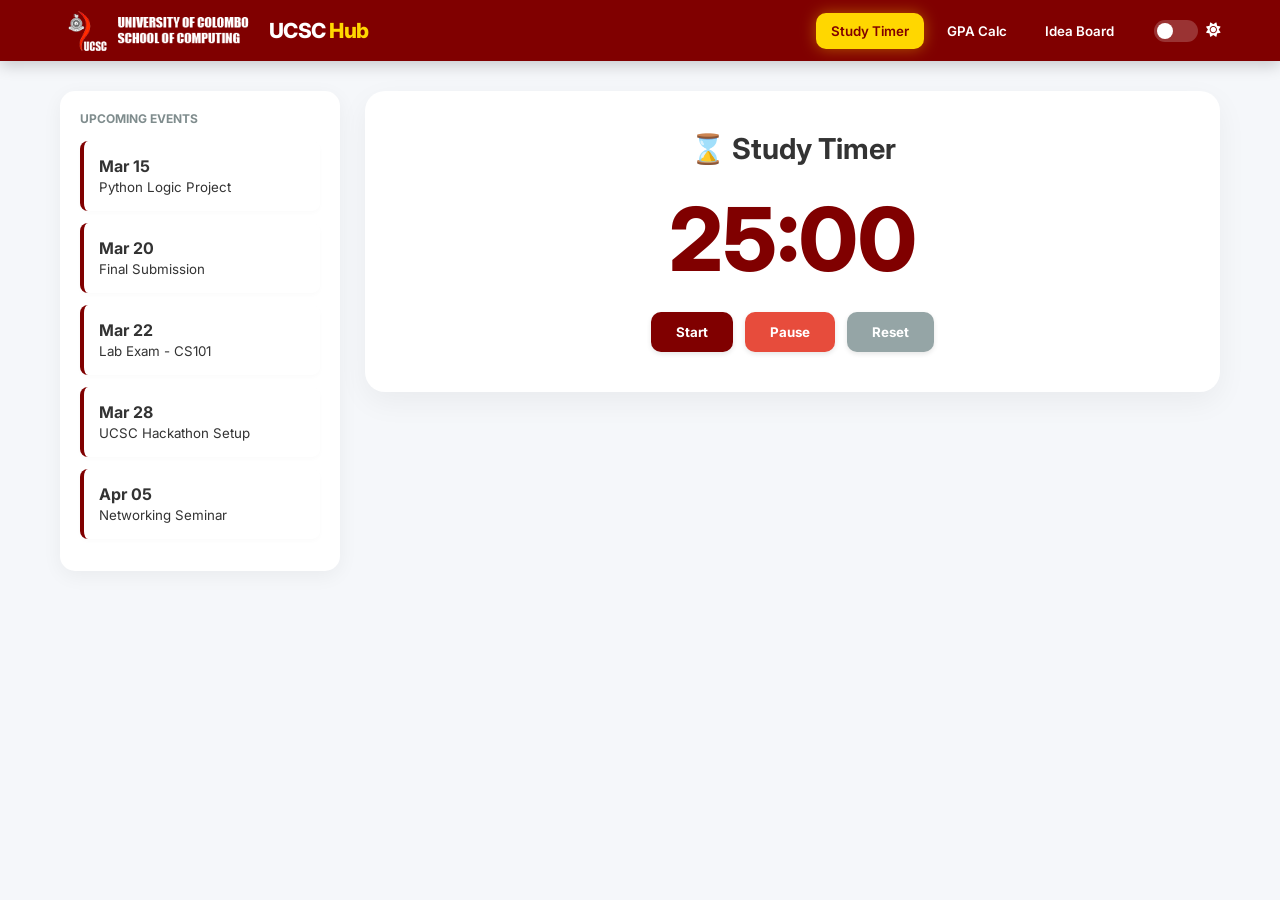
<file: index.html>
<!DOCTYPE html>
<html lang="en">
<head>
    <meta charset="UTF-8">
    <meta name="viewport" content="width=device-width, initial-scale=1.0">
    <title>UCSC Student Toolkit</title>
    <link rel="stylesheet" href="https://cdnjs.cloudflare.com/ajax/libs/font-awesome/6.4.0/css/all.min.css">
    <link href="https://fonts.googleapis.com/css2?family=Inter:wght@400;600;800&display=swap" rel="stylesheet">
    
    <style>
        :root {
            --primary-maroon: #800000;
            --accent-gold: #FFD700;
            --gold-glow: rgba(255, 215, 0, 0.4);
            --bg-gray: #F5F7FA;
            --card-white: #FFFFFF;
            --text-main: #333333;
            --text-muted: #7f8c8d;
            --border: #dfe6e9;
            --nav-hover: rgba(255, 255, 255, 0.1);
        }

        body.dark-mode {
            --bg-gray: #121212;
            --card-white: #1e1e1e;
            --text-main: #e0e0e0;
            --text-muted: #b0b0b0;
            --border: #333333;
            --gold-glow: rgba(255, 215, 0, 0.15);
            --nav-hover: rgba(255, 255, 255, 0.05);
        }

        * { margin: 0; padding: 0; box-sizing: border-box; font-family: 'Inter', sans-serif; transition: all 0.3s cubic-bezier(0.25, 0.8, 0.25, 1); }
        
        body { background-color: var(--bg-gray); color: var(--text-main); min-height: 100vh; }

        /* --- NAVIGATION --- */
        .top-nav {
            background-color: var(--primary-maroon);
            color: white;
            padding: 8px 0;
            position: sticky; top: 0; z-index: 1000;
            box-shadow: 0 4px 15px rgba(0,0,0,0.2);
        }

        .nav-container {
            max-width: 1200px; margin: 0 auto;
            display: flex; justify-content: space-between; align-items: center; padding: 0 20px;
        }

        .brand-box { display: flex; align-items: center; gap: 12px; }
        .ucsc-logo { height: 45px; width: auto; object-fit: contain; }
        .brand-text { font-weight: 800; font-size: 1.3rem; letter-spacing: -0.5px; }
        .brand-text span { color: var(--accent-gold); }

        .nav-right { display: flex; align-items: center; gap: 15px; }
        .nav-buttons { display: flex; gap: 8px; }

        .nav-btn {
            background: transparent; border: none; color: white;
            padding: 10px 15px; border-radius: 10px; font-weight: 600; cursor: pointer;
        }

        .nav-btn:hover { background: var(--nav-hover); transform: translateY(-2px); border-bottom: 3px solid var(--accent-gold); }
        .nav-btn.active { background: var(--accent-gold); color: var(--primary-maroon); box-shadow: 0 0 15px var(--gold-glow); }

        /* --- LAYOUT --- */
        .main-layout {
            display: grid; grid-template-columns: 280px 1fr;
            max-width: 1200px; margin: 30px auto; gap: 25px; padding: 0 20px;
        }

        @media (max-width: 900px) {
            .main-layout { grid-template-columns: 1fr; }
            .nav-container { flex-direction: column; padding: 15px; }
        }

        .sidebar { background: var(--card-white); padding: 20px; border-radius: 15px; box-shadow: 0 5px 20px rgba(0,0,0,0.05); height: fit-content; }
        
        .hover-card {
            padding: 15px; margin-bottom: 12px; background: var(--card-white);
            border-left: 4px solid var(--primary-maroon); border-radius: 8px; cursor: pointer;
            box-shadow: 0 2px 5px rgba(0,0,0,0.02);
            word-wrap: break-word;
            display: flex; justify-content: space-between; align-items: flex-start;
        }

        .hover-card:hover { transform: scale(1.04); box-shadow: 0 0 18px var(--gold-glow); border-left-color: var(--accent-gold); }

        .btn-delete {
            background: none; border: none; color: var(--text-muted);
            cursor: pointer; padding: 5px; transition: all 0.3s ease;
        }

        .btn-delete:hover { color: #e74c3c; transform: scale(1.3); filter: drop-shadow(0 0 5px var(--gold-glow)); }

        .card-container { background: var(--card-white); border-radius: 20px; padding: 40px; box-shadow: 0 10px 30px rgba(0,0,0,0.05); text-align: center; }
        .tool-section { display: none; }
        .tool-section.active { display: block; animation: slideUp 0.4s ease; }
        @keyframes slideUp { from { opacity: 0; transform: translateY(10px); } to { opacity: 1; transform: translateY(0); } }

        .big-display { font-size: 5.5rem; font-weight: 800; color: var(--primary-maroon); margin: 20px 0; }
        body.dark-mode .big-display { color: var(--accent-gold); }

        .btn-action { 
            padding: 12px 25px; border: none; border-radius: 10px; 
            font-weight: 700; cursor: pointer; color: white;
            box-shadow: 0 2px 5px rgba(0,0,0,0.1);
        }

        .btn-action:hover { transform: scale(1.08); box-shadow: 0 5px 15px var(--gold-glow); }
        .btn-maroon { background: var(--primary-maroon); }
        .btn-green { background: #27ae60; }
        .btn-red { background: #e74c3c; }

        input { padding: 12px; border: 1px solid var(--border); border-radius: 10px; background: var(--card-white); color: var(--text-main); }

        .theme-switch { position: relative; display: inline-block; width: 44px; height: 22px; margin-left: 10px; }
        .theme-switch input { opacity: 0; width: 0; height: 0; }
        .slider { position: absolute; cursor: pointer; top: 0; left: 0; right: 0; bottom: 0; background: rgba(255,255,255,0.2); border-radius: 34px; }
        .slider:before { position: absolute; content: ""; height: 16px; width: 16px; left: 3px; bottom: 3px; background: white; border-radius: 50%; }
        input:checked + .slider { background: var(--accent-gold); }
        input:checked + .slider:before { transform: translateX(22px); background: var(--primary-maroon); }
    </style>
</head>
<body>

    <nav class="top-nav">
        <div class="nav-container">
            <div class="brand-box">
                <img src="ucsc-logo.png" alt="UCSC Logo" class="ucsc-logo">
                <div class="brand-text">UCSC <span>Hub</span></div>
            </div>
            <div class="nav-right">
                <div class="nav-buttons">
                    <button class="nav-btn active" onclick="showSection('timer', this)">Study Timer</button>
                    <button class="nav-btn" onclick="showSection('gpa', this)">GPA Calc</button>
                    <button class="nav-btn" onclick="showSection('board', this)">Idea Board</button>
                </div>
                <div style="display: flex; align-items: center; gap: 8px;">
                    <label class="theme-switch"><input type="checkbox" id="darkModeToggle"><span class="slider"></span></label>
                    <i id="themeIcon" class="fa-solid fa-sun" style="color: white; font-size: 0.9rem;"></i>
                </div>
            </div>
        </div>
    </nav>

    <div class="main-layout">
        <aside class="sidebar">
            <h4 style="font-size: 0.75rem; color: var(--text-muted); margin-bottom: 15px; text-transform: uppercase;">Upcoming Events</h4>
            <div class="hover-card"><div><strong>Mar 15</strong><br><small>Python Logic Project</small></div></div>
            <div class="hover-card"><div><strong>Mar 20</strong><br><small>Final Submission</small></div></div>
            <div class="hover-card"><div><strong>Mar 22</strong><br><small>Lab Exam - CS101</small></div></div>
            <div class="hover-card"><div><strong>Mar 28</strong><br><small>UCSC Hackathon Setup</small></div></div>
            <div class="hover-card"><div><strong>Apr 05</strong><br><small>Networking Seminar</small></div></div>
        </aside>

        <main>
            <section id="timer" class="tool-section active">
                <div class="card-container">
                    <h2 style="font-size: 1.8rem;">⌛ Study Timer</h2>
                    <div class="big-display" id="timerDisplay">25:00</div>
                    <div style="display:flex; justify-content:center; gap:12px;">
                        <button class="btn-action btn-maroon" onclick="startTimer()">Start</button>
                        <button class="btn-action btn-red" onclick="pauseTimer()">Pause</button>
                        <button class="btn-action" style="background:#95a5a6" onclick="resetTimer()">Reset</button>
                    </div>
                </div>
            </section>

            <section id="gpa" class="tool-section">
                <div class="card-container">
                    <h2 style="margin-bottom:20px;">🎓 GPA Calculator</h2>
                    <div id="gpaRows">
                        <div style="display:flex; gap:10px; margin-bottom:15px;">
                            <input type="text" placeholder="Subject" style="flex:1;">
                            <input type="number" class="grade-input" placeholder="G" style="width:80px;">
                            <input type="number" class="credit-input" placeholder="C" style="width:80px;">
                        </div>
                    </div>
                    <div style="display:flex; justify-content:center; gap:15px;">
                        <button class="btn-action btn-green" onclick="addGpaRow()">+ Row</button>
                        <button class="btn-action btn-maroon" onclick="calculateGPA()">Calculate</button>
                    </div>
                    <div class="big-display" id="gpaResult" style="font-size:3.5rem;">0.00</div>
                </div>
            </section>

            <section id="board" class="tool-section">
                <div class="card-container">
                    <h2 style="margin-bottom:20px;">💡 Project Idea Board</h2>
                    <div style="display:flex; gap:10px; margin-bottom:15px;">
                        <input type="text" id="boardUser" placeholder="Your Name" style="width:150px;">
                        <input type="text" id="boardIdea" placeholder="Enter idea..." style="flex:1;">
                        <button class="btn-action btn-maroon" onclick="addIdea()">Add Idea</button>
                    </div>
                    <div id="ideaContainer" style="text-align: left;"></div>
                </div>
            </section>
        </main>
    </div>

    <script>
        // --- SMART DATA LOGIC ---
        const defaultIdeas = [
            { user: "ADMIN", text: "AI-Powered Resume Parser for Students" },
            { user: "ADMIN", text: "Campus Food Delivery Web App" },
            { user: "ADMIN", text: "Peer-to-Peer Textbook Exchange" },
            { user: "KAVINDU", text: "IoT Based Smart Attendance" },
            { user: "AMANTHA", text: "Student Budget Tracker (LKR)" }
        ];

        let ideas = [];
        
        // This function automatically restores defaults if the board is empty
        function initializeData() {
            const stored = localStorage.getItem('ucsc_ideas');
            const parsed = stored ? JSON.parse(stored) : [];
            
            if (parsed.length === 0) {
                ideas = [...defaultIdeas];
                localStorage.setItem('ucsc_ideas', JSON.stringify(ideas));
            } else {
                ideas = parsed;
            }
            renderIdeas();
        }

        window.onload = () => {
            initializeData();
            if(localStorage.getItem('theme') === 'dark') {
                document.body.classList.add('dark-mode');
                document.getElementById('darkModeToggle').checked = true;
            }
        };

        function addIdea() {
            const user = document.getElementById('boardUser').value.trim() || "Anonymous";
            let ideaText = document.getElementById('boardIdea').value.trim();
            if(!ideaText) return;
            if(ideas.some(i => i.text.toLowerCase() === ideaText.toLowerCase())) { alert("Idea already exists!"); return; }

            ideas.unshift({ user: user, text: ideaText });
            localStorage.setItem('ucsc_ideas', JSON.stringify(ideas));
            renderIdeas();
            document.getElementById('boardIdea').value = '';
        }

        function deleteIdea(index) {
            ideas.splice(index, 1);
            localStorage.setItem('ucsc_ideas', JSON.stringify(ideas));
            // If the user deletes everything, restore defaults on next reload/refresh
            renderIdeas();
        }

        function renderIdeas() {
            const container = document.getElementById('ideaContainer');
            container.innerHTML = '';
            ideas.forEach((item, index) => {
                const card = document.createElement('div'); card.className = 'hover-card';
                const contentDiv = document.createElement('div');
                const strong = document.createElement('strong'); strong.textContent = item.text;
                const br = document.createElement('br');
                const small = document.createElement('small');
                small.textContent = `BY ${item.user.toUpperCase()}`;
                small.style.color = "var(--text-muted)"; small.style.fontSize = "0.7rem";
                
                contentDiv.appendChild(strong); contentDiv.appendChild(br); contentDiv.appendChild(small);
                
                const delBtn = document.createElement('button');
                delBtn.className = 'btn-delete';
                delBtn.innerHTML = '<i class="fa-solid fa-trash-can"></i>';
                delBtn.onclick = (e) => { e.stopPropagation(); deleteIdea(index); };
                
                card.appendChild(contentDiv); card.appendChild(delBtn);
                container.appendChild(card);
            });
        }

        function showSection(id, btn) {
            document.querySelectorAll('.tool-section').forEach(s => s.classList.remove('active'));
            document.querySelectorAll('.nav-btn').forEach(b => b.classList.remove('active'));
            document.getElementById(id).classList.add('active');
            btn.classList.add('active');
        }

        document.getElementById('darkModeToggle').addEventListener('change', (e) => {
            document.body.classList.toggle('dark-mode');
            localStorage.setItem('theme', e.target.checked ? 'dark' : 'light');
        });

        let timeLeft = 1500; let timerInt = null;
        function updateTimerUI() { const m = Math.floor(timeLeft/60); const s = timeLeft%60; document.getElementById('timerDisplay').innerText = `${m}:${s<10?'0':''}${s}`; }
        function startTimer() { if(!timerInt) timerInt = setInterval(() => { if(timeLeft <= 0) { clearInterval(timerInt); resetTimer(); } else { timeLeft--; updateTimerUI(); } }, 1000); }
        function pauseTimer() { clearInterval(timerInt); timerInt = null; }
        function resetTimer() { pauseTimer(); timeLeft = 1500; updateTimerUI(); }

        function addGpaRow() {
            const row = document.createElement('div'); row.style = "display:flex; gap:10px; margin-bottom:15px;";
            row.innerHTML = `<input type="text" placeholder="Subject" style="flex:1;"> <input type="number" class="grade-input" placeholder="G" style="width:80px;"> <input type="number" class="credit-input" placeholder="C" style="width:80px;">`;
            document.getElementById('gpaRows').appendChild(row);
        }
        function calculateGPA() {
            const grades = document.querySelectorAll('.grade-input'), credits = document.querySelectorAll('.credit-input');
            let totalPts = 0, totalCr = 0;
            grades.forEach((g, i) => { const gv = parseFloat(g.value), cv = parseFloat(credits[i].value); if(!isNaN(gv) && !isNaN(cv)) { totalPts += (gv * cv); totalCr += cv; } });
            document.getElementById('gpaResult').innerText = totalCr > 0 ? (totalPts/totalCr).toFixed(2) : "0.00";
        }
    </script>
</body>
</html>
</file>
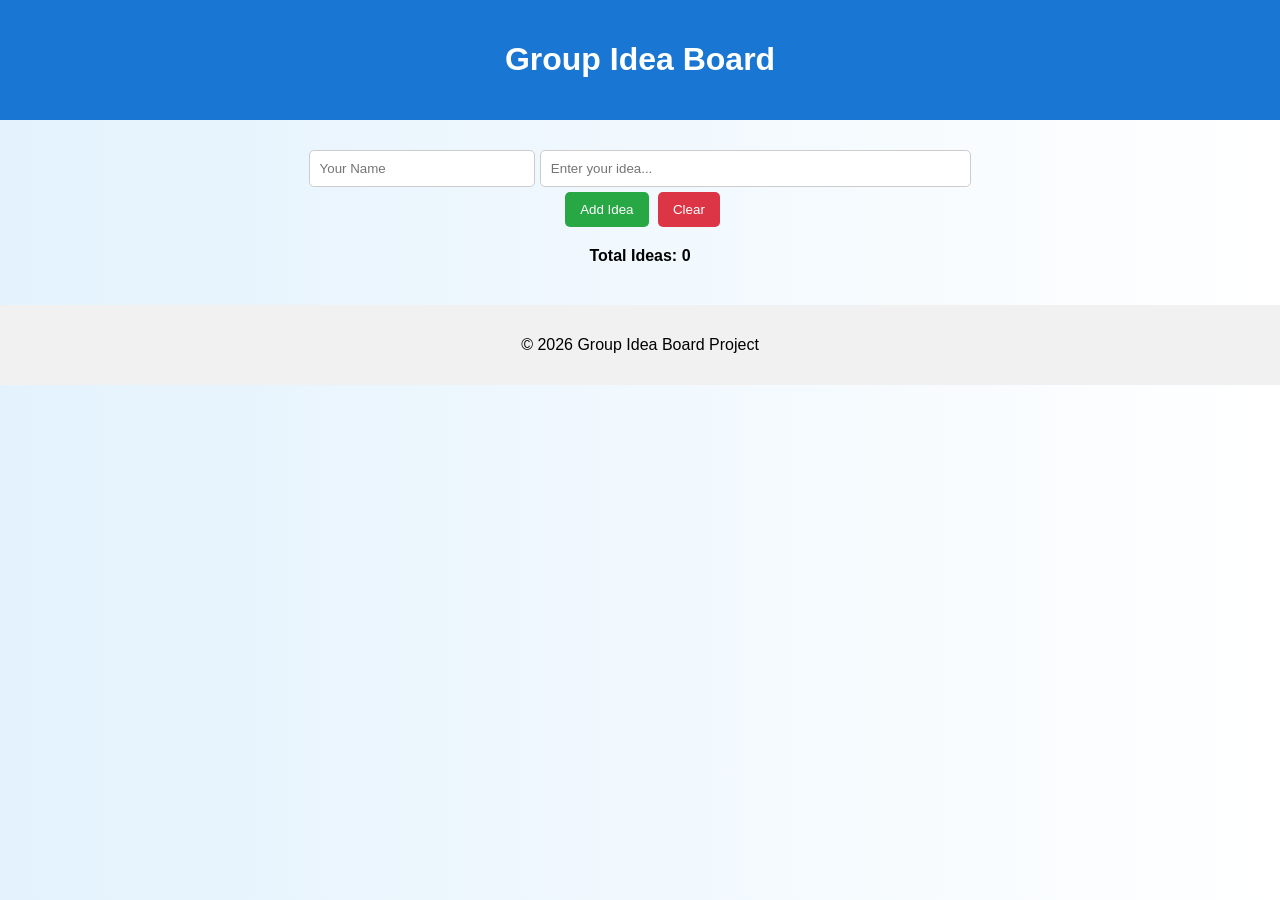
<file: code.html>
<!DOCTYPE html>
<html lang="en">
<head>
<meta charset="UTF-8">
<meta name="viewport" content="width=device-width, initial-scale=1.0">
<title>Group Idea Board</title>

<style>
body{
    font-family: Arial, sans-serif;
    margin:0;
    background: linear-gradient(to right,#e3f2fd,#ffffff);
}

/* Header */
header{
    background:#1976d2;
    color:white;
    text-align:center;
    padding:20px;
}

/* Main container */
.container{
    width:80%;
    margin:auto;
    margin-top:30px;
    text-align:center;
}

/* Input section */
.input-area{
    margin-bottom:20px;
}

input{
    padding:10px;
    width:40%;
    border:1px solid #ccc;
    border-radius:5px;
    margin-bottom:5px;
}

input.name-input{
    width:20%;
}

/* Buttons */
button{
    padding:10px 15px;
    border:none;
    border-radius:5px;
    margin-left:5px;
    cursor:pointer;
}

.add-btn{
    background:#28a745;
    color:white;
}

.clear-btn{
    background:#dc3545;
    color:white;
}

button:hover{
    opacity:0.85;
}

/* Idea list */
.idea-list{
    list-style:none;
    padding:0;
}

.idea-list li{
    background:white;
    padding:12px;
    margin:10px 0;
    border-radius:6px;
    box-shadow:0 2px 5px rgba(0,0,0,0.1);
}

/* Counter */
.counter{
    margin-top:15px;
    font-weight:bold;
}

/* Footer */
footer{
    margin-top:40px;
    background:#f1f1f1;
    text-align:center;
    padding:15px;
}
</style>
</head>

<body>

<header>
<h1>Group Idea Board</h1>
</header>

<div class="container">

<div class="input-area">
<input type="text" id="personInput" class="name-input" placeholder="Your Name">
<input type="text" id="ideaInput" placeholder="Enter your idea...">
<br>
<button class="add-btn" onclick="addIdea()">Add Idea</button>
<button class="clear-btn" onclick="clearInput()">Clear</button>
</div>

<ul class="idea-list" id="ideaList"></ul>

<div class="counter">
Total Ideas: <span id="ideaCount">0</span>
</div>

</div>

<footer>
<p>© 2026 Group Idea Board Project</p>
</footer>

<script>
let count = 0;

function addIdea(){
    let ideaInput = document.getElementById("ideaInput");
    let personInput = document.getElementById("personInput");
    
    let ideaText = ideaInput.value.trim();
    let personName = personInput.value.trim();

    if(ideaText === ""){
        alert("Please enter an idea");
        return;
    }

    if(personName === ""){
        alert("Please enter your name");
        return;
    }

    let li = document.createElement("li");
    li.textContent = ideaText + " – suggested by " + personName;

    document.getElementById("ideaList").appendChild(li);

    count++;
    document.getElementById("ideaCount").textContent = count;

    ideaInput.value = "";
    personInput.value = "";
}

function clearInput(){
    document.getElementById("ideaInput").value = "";
    document.getElementById("personInput").value = "";
}
</script>

</body>
</html>
</file>
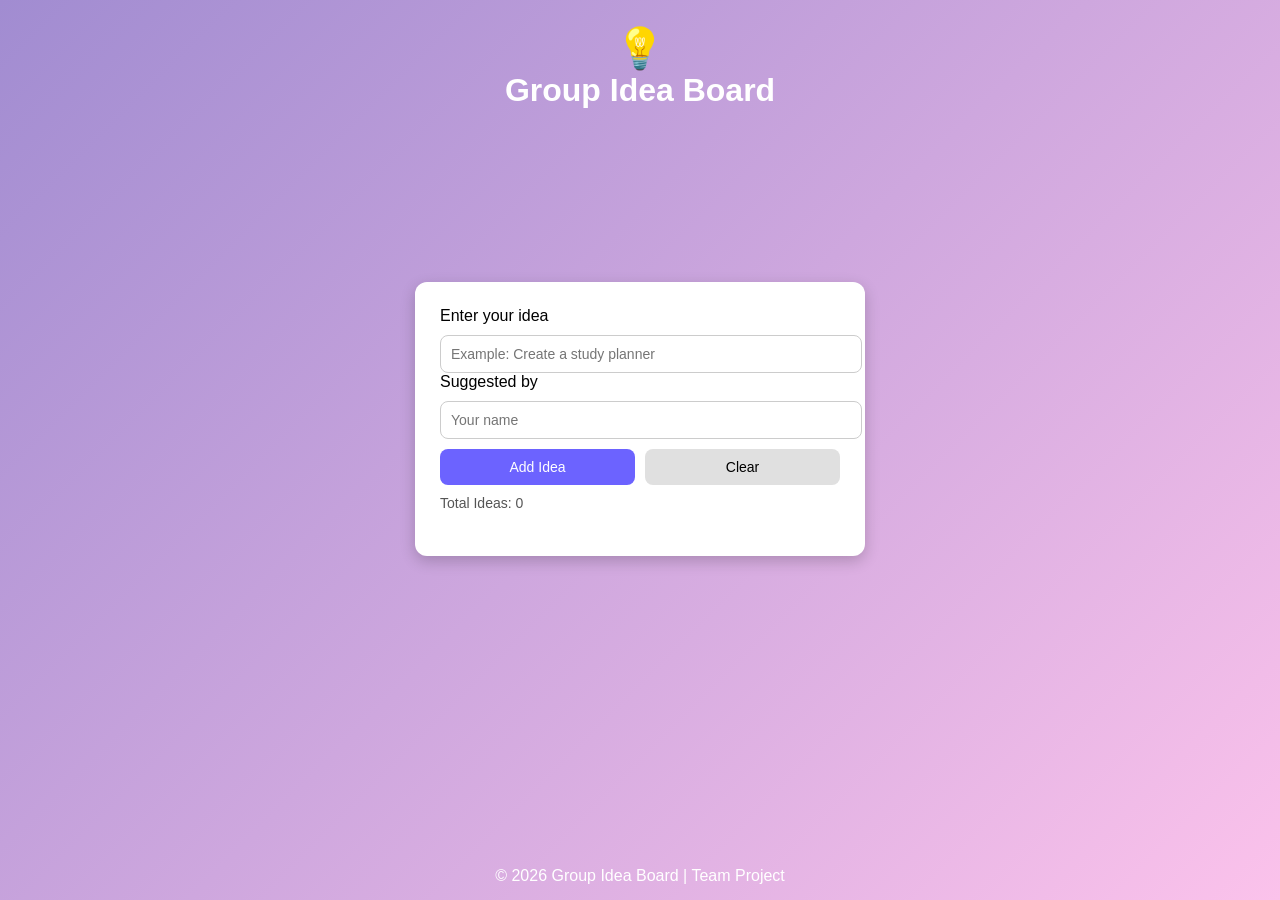
<file: main.html>
<!DOCTYPE html>
<html lang="en">
<head>
<meta charset="UTF-8">
<title>Group Idea Board</title>

<style>

body{
    margin:0;
    font-family: Arial, Helvetica, sans-serif;
    background: linear-gradient(135deg,#a18cd1,#fbc2eb);
    min-height:100vh;
    display:flex;
    flex-direction:column;
}

header{
    text-align:center;
    padding:25px;
    color:white;
}

header h1{
    margin:0;
    font-size:32px;
}

.logo{
    font-size:40px;
}

.container{
    background:white;
    width:400px;
    margin:auto;
    padding:25px;
    border-radius:12px;
    box-shadow:0 5px 15px rgba(0,0,0,0.2);
}

input{
    width:100%;
    padding:10px;
    margin-top:10px;
    border-radius:8px;
    border:1px solid #ccc;
    font-size:14px;
}

.buttons{
    margin-top:10px;
    display:flex;
    gap:10px;
}

button{
    flex:1;
    padding:10px;
    border:none;
    border-radius:8px;
    cursor:pointer;
    font-size:14px;
}

.add-btn{
    background:#6c63ff;
    color:white;
}

.add-btn:hover{
    background:#574fd6;
}

.clear-btn{
    background:#e0e0e0;
}

.clear-btn:hover{
    background:#cfcfcf;
}

.idea-list{
    margin-top:20px;
}

.idea-item{
    background:#f7f7f7;
    padding:10px;
    border-radius:8px;
    margin-bottom:8px;
}

.counter{
    margin-top:10px;
    font-size:14px;
    color:#555;
}

footer{
    text-align:center;
    padding:15px;
    margin-top:auto;
    color:white;
}

</style>
</head>

<body>

<header>
<div class="logo">💡</div>
<h1>Group Idea Board</h1>
</header>

<div class="container">

<label>Enter your idea</label>
<input type="text" id="ideaInput" placeholder="Example: Create a study planner">

<label>Suggested by</label>
<input type="text" id="nameInput" placeholder="Your name">

<div class="buttons">
<button class="add-btn" onclick="addIdea()">Add Idea</button>
<button class="clear-btn" onclick="clearInput()">Clear</button>
</div>

<div class="counter">
Total Ideas: <span id="ideaCount">0</span>
</div>

<div class="idea-list" id="ideaList">
</div>

</div>

<footer>
© 2026 Group Idea Board | Team Project
</footer>

<script>

let ideaCount = 0;

function addIdea(){

let idea = document.getElementById("ideaInput").value;
let name = document.getElementById("nameInput").value;

if(idea === "" || name === ""){
alert("Please enter both idea and name");
return;
}

let list = document.getElementById("ideaList");

let newIdea = document.createElement("div");
newIdea.className = "idea-item";
newIdea.textContent = idea + " – suggested by " + name;

list.appendChild(newIdea);

ideaCount++;
document.getElementById("ideaCount").textContent = ideaCount;

clearInput();

}

function clearInput(){
document.getElementById("ideaInput").value = "";
document.getElementById("nameInput").value = "";
}

</script>

</body>
</html>
</file>
